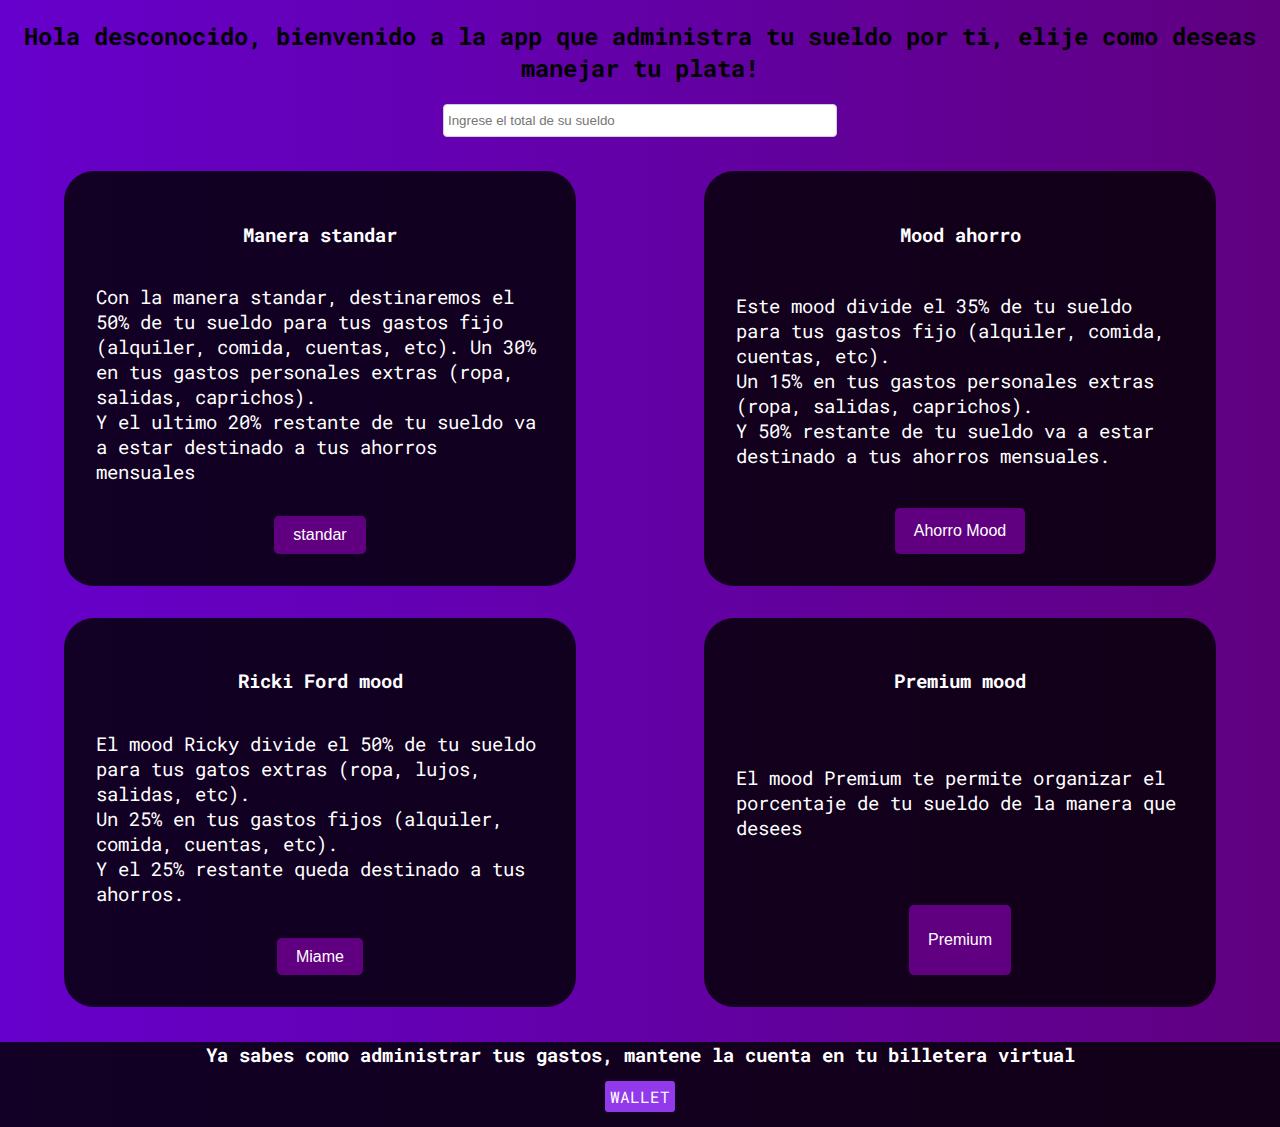
<file: pages/ahorro.html>
<!DOCTYPE html>
<html lang="en">
<head>
    <meta charset="UTF-8">
    <meta http-equiv="X-UA-Compatible" content="IE=edge">
    <meta name="viewport" content="width=device-width, initial-scale=1.0">
    <title>saved-JF</title>
    <link rel="stylesheet" href="/css/style.css">
    <link rel="preconnect" href="https://fonts.googleapis.com">
    <link rel="preconnect" href="https://fonts.gstatic.com" crossorigin>
    <link href="https://fonts.googleapis.com/css2?family=Roboto+Mono&display=swap" rel="stylesheet">

</head>
<body class="ahorro">
    <div>
        <form class="sueldo">
            <h2>Hola desconocido, bienvenido a la app que administra tu sueldo por ti, elije como deseas manejar tu plata!</h2>
            <p class="mensajeSueldo"></p>
            <input type="number" id="inputSaldo" placeholder="Ingrese el total de su sueldo">
            <!-- <button id="sueldoBoton" class="enviarSueldo" value="">Ingresar</button> -->
        </form>
    </div>
    
    <div>
        <div class="contenedor">

            <div class ="card">
                <h3>Manera standar</h3>
                <p id="standar">Con la manera standar, destinaremos el 50% de tu sueldo para tus gastos fijo (alquiler, comida, cuentas, etc).
                    Un 30% en tus gastos personales extras (ropa, salidas, caprichos).<br>
                    Y el ultimo 20% restante de tu sueldo va a estar destinado a tus ahorros mensuales 
                </p>
                <button class="enviar" id="botonStandar">standar</button> 
            </div>

            <div class = "card">
                <h3>Mood ahorro</h3>
                <p id="ahorro">Este mood divide el 35% de tu sueldo para tus gastos fijo (alquiler, comida, cuentas, etc).<br>
                    Un 15% en tus gastos personales extras (ropa, salidas, caprichos).<br>
                    Y 50% restante de tu sueldo va a estar destinado a tus ahorros mensuales.
                </p>
                <button class="enviar" id="botonAhorro"> Ahorro Mood</button>
            </div>

            <div class = "card">
                <h3>Ricki Ford mood</h3>
                <p id="ricki">El mood Ricky divide el 50% de tu sueldo para tus gatos extras (ropa, lujos, salidas, etc).<br>
                    Un 25% en tus gastos fijos (alquiler, comida, cuentas, etc).<br>
                    Y el 25% restante queda destinado a tus ahorros.
                </p>
                <button class="enviar" id="botonRicki">Miame</button>
            </div>

            <div class = "card">
                <h3>Premium mood </h3>
                <p id="premium">El mood Premium te permite organizar el porcentaje de tu sueldo de la manera que desees<br>
                </p>
                <button class="enviar" id="botonPremium">Premium</button>
            </div>

        </div>
        
        <footer>
            <div>
                <h3>Ya sabes como administrar tus gastos, mantene la cuenta  en tu billetera virtual</h3>
                <a href="/pages/billetera.html" class="botonBilletera botonBackground">WALLET</a>
            </div>
        </footer>

    </div>

    <script src="/js/scriptAhorro.js"></script>
</body>
</html>
</file>
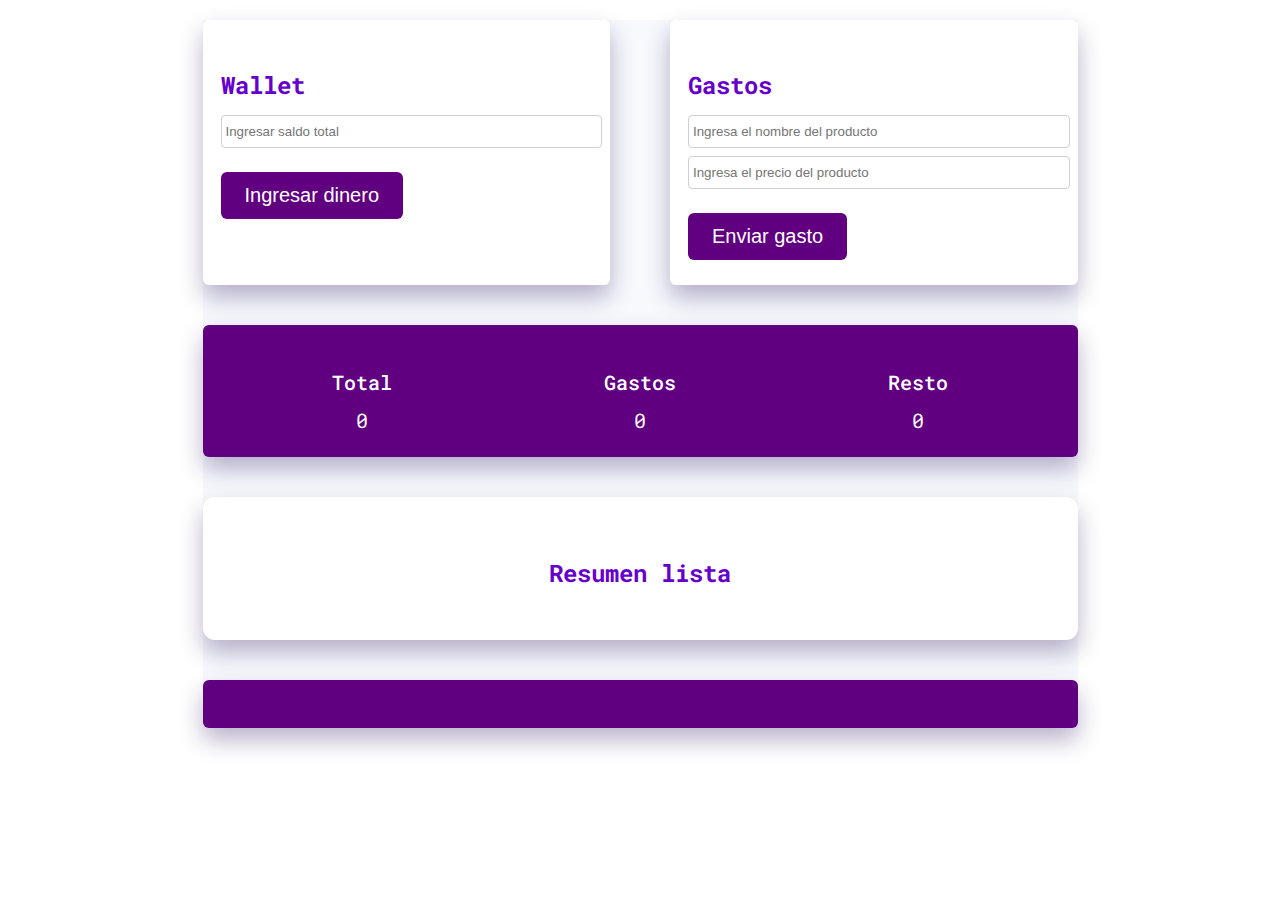
<file: pages/billetera.html>
<!DOCTYPE html>
<html lang="en">
<head>
    <meta charset="UTF-8">
    <meta http-equiv="X-UA-Compatible" content="IE=edge">
    <meta name="viewport" content="width=device-width, initial-scale=1.0">
    <title>billetera</title>
    <!--icono-->
    <link rel="stylesheet" href="https://cdnjs.cloudflare.com/ajax/libs/font-awesome/6.2.1/css/all.min.css" integrity="sha512-MV7K8+y+gLIBoVD59lQIYicR65iaqukzvf/nwasF0nqhPay5w/9lJmVM2hMDcnK1OnMGCdVK+iQrJ7lzPJQd1w==" crossorigin="anonymous" referrerpolicy="no-referrer" />
    <link rel="preconnect" href="https://fonts.googleapis.com">
    <link rel="preconnect" href="https://fonts.gstatic.com" crossorigin>
    <link href="https://fonts.googleapis.com/css2?family=Roboto+Mono&display=swap" rel="stylesheet"> 
    <link rel="stylesheet" href="/css/style.css">  

</head>
<body>
    <div class="contenedorBilletera">
        <div class="contenidoBilletera">

            <div class="subContenidoBilletera">
                <div class="totalBilletera">
                    <h3>Wallet</h3>
                    <p class="ocultar error" id="walletError">El valor no puede ser nulo ni con numeros negativos</p>
                    <input type="number" id="saldoTotal" placeholder="Ingresar saldo total">
                    <button class="enviar" id="saldoTotalBoton">Ingresar dinero</button>
                </div>
                <!-- gastos usuario -->
                <div class="totalGastos">
                    <h3>Gastos</h3>
                    <p class="ocultar error" id="productoError">El valor no puede ser nulo</p>
                    <input type="text" class="productoTitulo" id="productoTitulo" placeholder="Ingresa el nombre del producto">
                    <input type="number" class="precioProducto" id="precioProducto" placeholder="Ingresa el precio del producto">
                    <button class="enviar" id="botonProducto">Enviar gasto</button>
                </div>
            </div>

            <!-- resumen -->
            <div class="flexSpace resumenContenedor">

                <div>
                    <p>Total</p>
                    <span id="monto">0</span>
                </div>

                <div>
                    <p>Gastos</p>
                    <span id="gastosResumen">0</span>
                </div>

                <div>
                    <p>Resto</p>
                    <span id="resto">0</span>
                </div>
            </div>

            <!-- lista -->
            <div class="lista">
                <h3 class="resumenTitulo">Resumen lista</h3>
                <div class="listaContenido" id="lista"></div>
            </div>

            <div id="apiBanco">

            </div>

        </div>
    </div>

<script src="/js/scriptWallet.js"></script>
</body>
</html>
</file>
<file: css/style.css>
/*general*/
body {
    margin: 0 auto;
    /*background-image: url(https://source.unsplash.com/1600x900/?landscape);*/
   font-family: 'Roboto Mono', monospace;
}



/*Login index*/

.bodyIndex {
    display: flex;
    align-items: center;
    justify-content: center;
    min-height: 100vh;
    background: linear-gradient(to right,#6600cc,#600080 );
}

.cardLogin{
    display: flex;
    flex-direction: column;
    background: #fff;
    text-align: center;
    padding: 25px 20px;
    box-shadow: 0 5px 10px rgba(71, 3, 6, 0.7);
    border-radius: 05%;

}

.titulo{
    color: #4d0026;
    font-size: 35px;
    font-weight: 800;
    margin-bottom: 30px;

}

.cardLogin label{
    margin-bottom: 30px;
}

.cardLogin label .fa-solid {
    font-size: 20px;
    color: #4d0026;
    margin-right: 10px;
}

.cardLogin label input {
    outline: none;
    border: none;
    color: #4d0026;
    border-bottom: solid 1px #600080;
    padding: 0 5px;
    font-size: 18px;
}

.cardLogin label input::placeholder {
    color: rgba(37,37,37,05);
}

.checkbox {
    padding-bottom: 5px;
}

.link {
    color: #4d0026;
    margin-bottom: 15px;
}

.cardLogin button {
    color: #fff;
    border: none;
    border-radius: 5px;
    background: linear-gradient(to right,#6600cc,#600080 );
    padding: 10px 15px;
    cursor: pointer;
}

/* .oculto {
    display: none;
} */















/*App ahorro*/
.ahorro {
    background: linear-gradient(to right,#6600cc,#600080 );
    background-size: cover;
    background-repeat: none;
}


.sueldo{
    display: block;
    text-align: center;
}

input[type="number"] {
    width: 30%;
    padding: 0.6em 0.3em;
    border: 1px solid  #d0d0d0;
    border-radius: 0.3em;
    margin-bottom: 0.6em;
}

button.enviarSueldo {
    color: #fff;
    border: none;
    border-radius: 5px;
    background: linear-gradient(to right,#6600cc,#600080 );
    padding: 10px 15px;
    cursor: pointer;
}

.contenedor {
    display: grid;
    grid-template-columns: repeat(2, 2fr);
    justify-items: center;
    margin-top: 10px;
}

.card {
    display: grid;
    justify-items: center;
    background: #000000d0; /*transparente*/
    color: white;
    padding: 2em; 
    border-radius: 30px;
    width: 70%;  
    /*max-width: 420px;  */
    margin: 1em;
}

.card p {
    font-size: 1.2rem;
}

.boton {
    border-radius: 10%;
    cursor: pointer;
    transition: 2.5seg;
}

footer {
    display: block;
    align-items: center;
    background: #000000d0; /*transparente*/
    color: white;
    width: 100%;
    text-align: center;
    padding-bottom: 20px;

}

.botonBilletera {
    border-radius: 3px;
    padding: 5px 5px;
    text-decoration: none;

}

.botonBackground {
    color: white;
    background-color: rgb(146, 57, 235);
}

.botonBackground:hover {
    color: black;
    background-color: white;
}

















/* wallet  */

.contenedorBilletera {
    background-color: #f7f9fd;
    width: 90%;
    max-width: 43.75em;
    margin: 1em auto;
    font-size: 20px;
}

.contenidoBilletera {
    width: 100%;
}

.subContenidoBilletera {
    display: grid;
    grid-template-columns: 1fr 1fr;
    gap: 3em;
}
.flex {
    display: flex;
    align-items: center;
}

.flexSpace {
    display: flex;
    justify-content: space-around;
    align-items: center;
}

.contenedorBilletera h3 {
    color: #6600cc;
    font-weight: 800;
    font-size: 24px;
    margin-bottom: 0.6em;
}

.contenidoBilletera input {
    display: block;
    width: 100%;
    padding: 0.6em 0.3em;
    border: 1px solid  #d0d0d0;
    border-radius: 0.3em;
    color: #414a67;
    outline: none;
    font-weight: 400;
    margin-bottom: 0.6em;
}

.contenidoBilletera input:focus {
    border-color: #6600cc;
}

.totalBilletera,
.totalGastos {
    background-color: #ffff;
    padding: 1.25em 0.9em;
    border-radius: 0.3em;
    box-shadow: 0 0.6em 1.2em rgba(28, 0, 80, 0.30);
}

.resumenContenedor {
    background-color:#600080;
    color: white;
    border-radius: 0.3em;
    box-shadow: 0 0.6em 1.2em rgba(28, 0, 80, 0.30);
    margin: 2em 0;
    padding: 1.2em;
}

.resumenContenedor p {
    font-weight: 500;
    margin-bottom: 0.6em;
}

.resumenContenedor span {
    display: block;
    text-align: center;
    font-weight: 400;
}


.enviar {
    font-size: 1em;
    margin-top: 0.8em;
    background-color:#600080;
    border: none;
    outline: none;
    color: white;
    padding: 0.6em 1.2em;
    border-radius: 0.3em;
    cursor: pointer;
}

.lista{
    background-color: #ffff;
    padding: 1.8em 1.2em;
    box-shadow: 0 0.6em 1.2em rgba(28, 0, 80, 0.30);
    border-radius: 0.6em;
}

h3.resumenTitulo {
    display: flex;
    justify-content: center;
}

.ocultar {
    display: none;
}

.error {
    color: red;
    font-size: 10px;
}

.subLista {
    display: flex;
    justify-content: space-around;
}

button.editButton {
    height: 35px;
    width: 45px;
    display: initial;
    margin-top: 15px;
}

#apiBanco {
    background-color: #600080;
    color: white;
    border-radius: 0.3em;
    box-shadow: 0 0.6em 1.2em rgba(28, 0, 80, 0.30);
    margin: 2em 0;
    padding: 1.2em;
}
</file>
